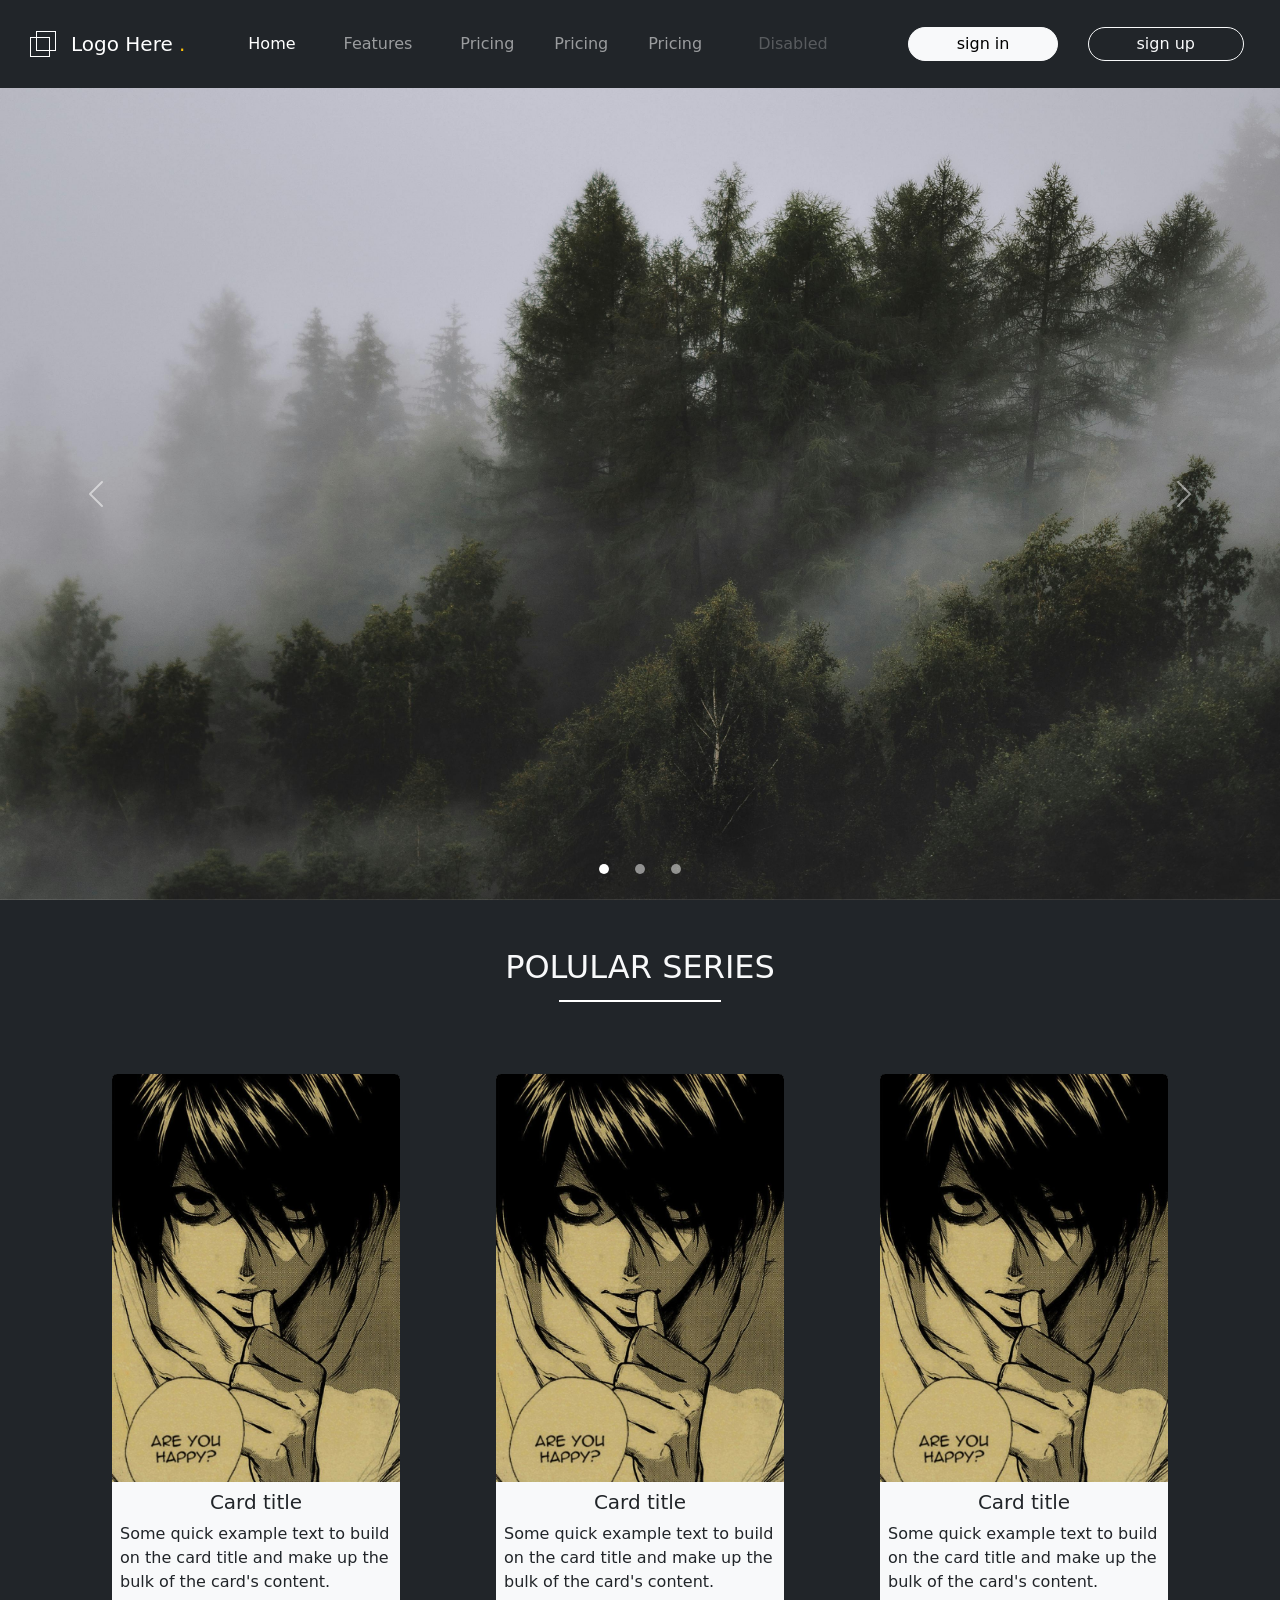
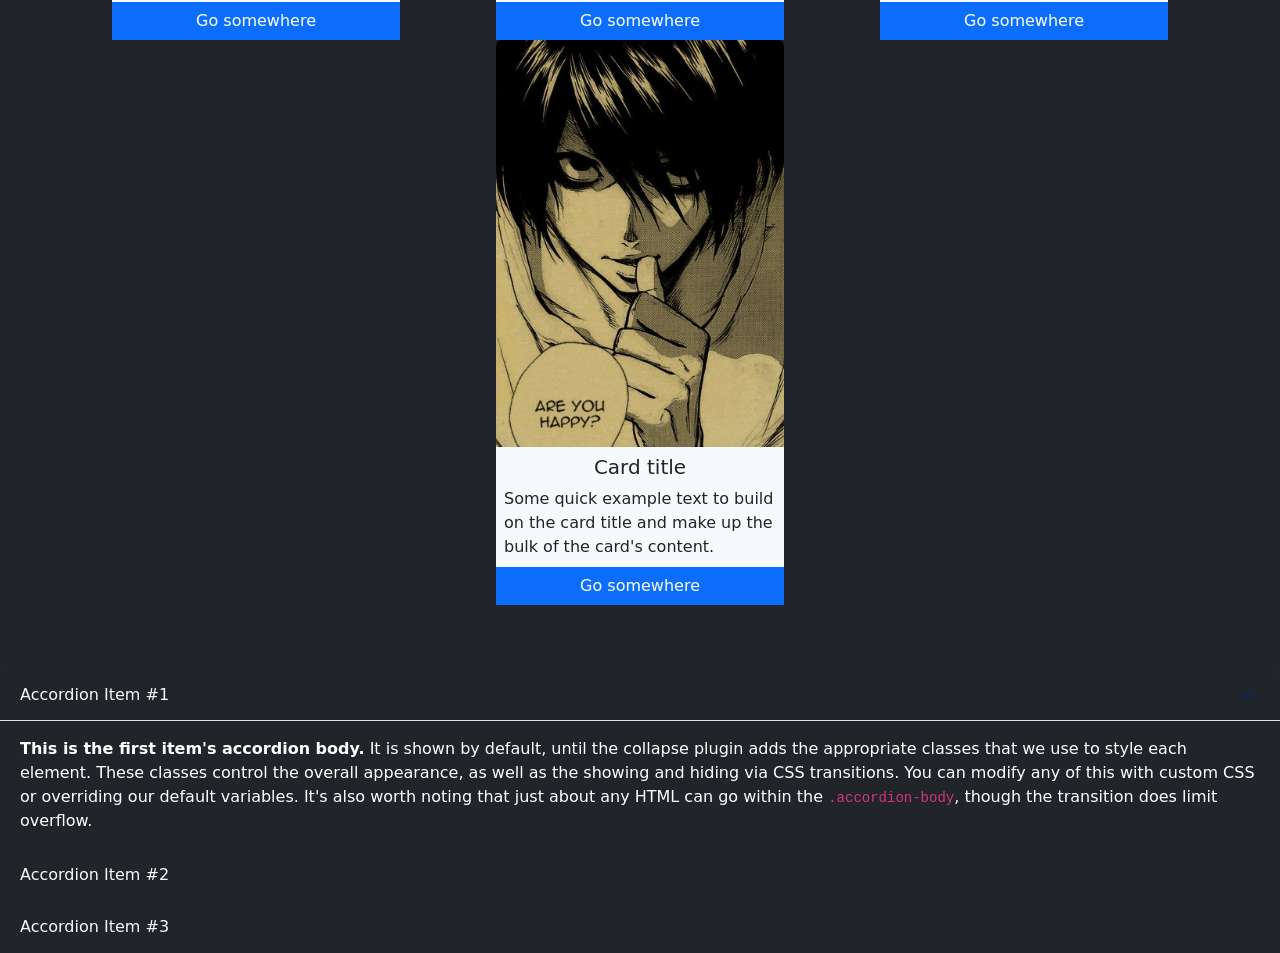
<file: bootstrap/index.html>
<!DOCTYPE html>
<html lang="en">
<head>
    <meta charset="UTF-8">
    <meta name="viewport" content="width=device-width, initial-scale=1.0">
    <title>Document</title>
    <!-- bootstrap -->
    <link href="https://cdn.jsdelivr.net/npm/bootstrap@5.3.3/dist/css/bootstrap.min.css" rel="stylesheet" integrity="sha384-QWTKZyjpPEjISv5WaRU9OFeRpok6YctnYmDr5pNlyT2bRjXh0JMhjY6hW+ALEwIH" crossorigin="anonymous">
     <!-- / -->
    <!-- css -->
    <link rel="stylesheet" href="/bootstrap/style.css">
     <!-- / -->
</head>
<body>
    <div class="container-fluid m-0 p-0">
        <header>
            <nav class="navbar navbar-expand-lg bg-dark p-4" data-bs-theme="dark">
                <div class="container-fluid">
                  <a class="navbar-brand logo" href="#"><span class="cube"></span>logo here <span class="text-warning">.</span></a>
                  <button class="navbar-toggler" type="button" data-bs-toggle="collapse" data-bs-target="#navbarNav" aria-controls="navbarNav" aria-expanded="false" aria-label="Toggle navigation">
                    <span class="navbar-toggler-icon"></span>
                  </button>
                  <div class="collapse navbar-collapse justify-content-end" id="navbarNav">
                    <ul class="navbar-nav">
                      <li class="nav-item px-3">
                        <a class="nav-link active" aria-current="page" href="#">Home</a>
                      </li>
                      <li class="nav-item px-3">
                        <a class="nav-link" href="#">Features</a>
                      </li>
                      <li class="nav-item px-3">
                        <a class="nav-link" href="#">Pricing</a>
                      </li>
                      <li class="nav-item">
                        <a class="nav-link px-3" href="#">Pricing</a>
                      </li>
                      <li class="nav-item px-3">
                        <a class="nav-link" href="#">Pricing</a>
                      </li>
                      <li class="nav-item px-3">
                        <a class="nav-link disabled px-3" aria-disabled="true">Disabled</a>
                      </li>
                    </ul>
                    <div class="buttons ms-5">
                        <button type="button" class="btn btn-light px-5 py-1 rounded-pill me-4">sign in</button>
                        <button type="button" class="btn btn-outline-light px-5 py-1 rounded-pill">sign up</button>
                    </div>
                  </div>
                </div>
              </nav>
        </header>
        <main>
            <div id="carouselExampleIndicators" class="carousel slide">
                <div class="carousel-indicators slider-bullets">
                  <button type="button" data-bs-target="#carouselExampleIndicators" data-bs-slide-to="0" class="active" aria-current="true" aria-label="Slide 1"></button>
                  <button type="button" data-bs-target="#carouselExampleIndicators" data-bs-slide-to="1" aria-label="Slide 2"></button>
                  <button type="button" data-bs-target="#carouselExampleIndicators" data-bs-slide-to="2" aria-label="Slide 3"></button>
                </div>
                <div class="carousel-inner slider-imgs">
                  <div class="carousel-item active">
                    <img src="../imgs/img2.jpg" class="d-block w-100" alt="...">
                  </div>
                  <div class="carousel-item">
                    <img src="../imgs/img2.jpg" class="d-block w-100" alt="...">
                  </div>
                  <div class="carousel-item">
                    <img src="../imgs/img2.jpg" class="d-block w-100" alt="...">
                  </div>
                </div>
                <button class="carousel-control-prev" type="button" data-bs-target="#carouselExampleIndicators" data-bs-slide="prev">
                  <span class="carousel-control-prev-icon" aria-hidden="true"></span>
                  <span class="visually-hidden">Previous</span>
                </button>
                <button class="carousel-control-next" type="button" data-bs-target="#carouselExampleIndicators" data-bs-slide="next">
                  <span class="carousel-control-next-icon" aria-hidden="true"></span>
                  <span class="visually-hidden">Next</span>
                </button>
            </div>
            <div class="container-fluid bg-dark pb-5">
                <div class="row pageTwo-header py-5">
                    <div class="col d-flex justify-content-center">
                        <h2 class="text-light text-center pb-3">
                            POLULAR SERIES 
                        </h2>                       
                    </div>
                </div>
                <div class="row  justify-content-center py-3 ">
                  <div class="card col-xl-2 bg-light border-0 p-0 mx-5" style="width: 18rem;">
                    <img src="/imgs/img1.jpg" class="card-img-top" alt="...">
                    <div class="card-body m-0 p-0 d-flex flex-column justify-content-between align-items-center">
                      <div class="text  d-flex flex-column justify-content-between align-items-center p-2">
                          <h5 class="card-title ">Card title</h5>
                          <p class="card-text">Some quick example text to build on the card title and make up the bulk of the card's content.</p>                            
                      </div>
                      <a href="#" class="btn btn-primary w-100 rounded-0">Go somewhere</a>
                    </div>
                </div>
                <div class="card col-xl-2 bg-light border-0 p-0 mx-5" style="width: 18rem;">
                  <img src="/imgs/img1.jpg" class="card-img-top" alt="...">
                  <div class="card-body m-0 p-0 d-flex flex-column justify-content-between align-items-center">
                    <div class="text  d-flex flex-column justify-content-between align-items-center p-2">
                        <h5 class="card-title ">Card title</h5>
                        <p class="card-text">Some quick example text to build on the card title and make up the bulk of the card's content.</p>                            
                    </div>
                    <a href="#" class="btn btn-primary w-100 rounded-0">Go somewhere</a>
                  </div>
                </div>
                  <div class="card col-xl-2 bg-light border-0 p-0 mx-5" style="width: 18rem;">
                    <img src="/imgs/img1.jpg" class="card-img-top" alt="...">
                    <div class="card-body m-0 p-0 d-flex flex-column justify-content-between align-items-center">
                      <div class="text  d-flex flex-column justify-content-between align-items-center p-2">
                          <h5 class="card-title ">Card title</h5>
                          <p class="card-text">Some quick example text to build on the card title and make up the bulk of the card's content.</p>                            
                      </div>
                      <a href="#" class="btn btn-primary w-100 rounded-0">Go somewhere</a>
                    </div>
                  </div>
                    <div class="card col-xl-2 bg-light border-0 p-0 mx-5" style="width: 18rem;">
                        <img src="/imgs/img1.jpg" class="card-img-top" alt="...">
                        <div class="card-body m-0 p-0 d-flex flex-column justify-content-between align-items-center">
                          <div class="text  d-flex flex-column justify-content-between align-items-center p-2">
                              <h5 class="card-title ">Card title</h5>
                              <p class="card-text">Some quick example text to build on the card title and make up the bulk of the card's content.</p>                            
                          </div>
                          <a href="#" class="btn btn-primary w-100 rounded-0">Go somewhere</a>
                        </div>
                    </div>
                </div>                
            </div>
            <div class="accordion bg-dark" id="accordionExample">
              <div class="accordion-item bg-dark text-white border-0">
                <h2 class="accordion-header">
                  <button class="accordion-button bg-dark text-light" type="button" data-bs-toggle="collapse" data-bs-target="#collapseOne" aria-expanded="true" aria-controls="collapseOne">
                    Accordion Item #1
                  </button>
                </h2>
                <div id="collapseOne" class="accordion-collapse collapse show" data-bs-parent="#accordionExample">
                  <div class="accordion-body">
                    <strong>This is the first item's accordion body.</strong> It is shown by default, until the collapse plugin adds the appropriate classes that we use to style each element. These classes control the overall appearance, as well as the showing and hiding via CSS transitions. You can modify any of this with custom CSS or overriding our default variables. It's also worth noting that just about any HTML can go within the <code>.accordion-body</code>, though the transition does limit overflow.
                  </div>
                </div>
              </div>
              <div class="accordion-item bg-dark text-white border-0">
                <h2 class="accordion-header">
                  <button class="accordion-button collapsed bg-dark text-light" type="button" data-bs-toggle="collapse" data-bs-target="#collapseTwo" aria-expanded="false" aria-controls="collapseTwo">
                    Accordion Item #2
                  </button>
                </h2>
                <div id="collapseTwo" class="accordion-collapse collapse" data-bs-parent="#accordionExample">
                  <div class="accordion-body">
                    <strong>This is the second item's accordion body.</strong> It is hidden by default, until the collapse plugin adds the appropriate classes that we use to style each element. These classes control the overall appearance, as well as the showing and hiding via CSS transitions. You can modify any of this with custom CSS or overriding our default variables. It's also worth noting that just about any HTML can go within the <code>.accordion-body</code>, though the transition does limit overflow.
                  </div>
                </div>
              </div>
              <div class="accordion-item bg-dark text-white border-0">
                <h2 class="accordion-header">
                  <button class="accordion-button collapsed bg-dark text-light" type="button" data-bs-toggle="collapse" data-bs-target="#collapseThree" aria-expanded="false" aria-controls="collapseThree">
                    Accordion Item #3
                  </button>
                </h2>
                <div id="collapseThree" class="accordion-collapse collapse" data-bs-parent="#accordionExample">
                  <div class="accordion-body">
                    <strong>This is the third item's accordion body.</strong> It is hidden by default, until the collapse plugin adds the appropriate classes that we use to style each element. These classes control the overall appearance, as well as the showing and hiding via CSS transitions. You can modify any of this with custom CSS or overriding our default variables. It's also worth noting that just about any HTML can go within the <code>.accordion-body</code>, though the transition does limit overflow.
                  </div>
                </div>
              </div>
            </div>
        </main>
    </div>
</body>
<!-- bootstrap -->
<script src="https://cdn.jsdelivr.net/npm/bootstrap@5.3.3/dist/js/bootstrap.bundle.min.js" integrity="sha384-YvpcrYf0tY3lHB60NNkmXc5s9fDVZLESaAA55NDzOxhy9GkcIdslK1eN7N6jIeHz" crossorigin="anonymous"></script> 
<!-- / -->
</html>
</file>
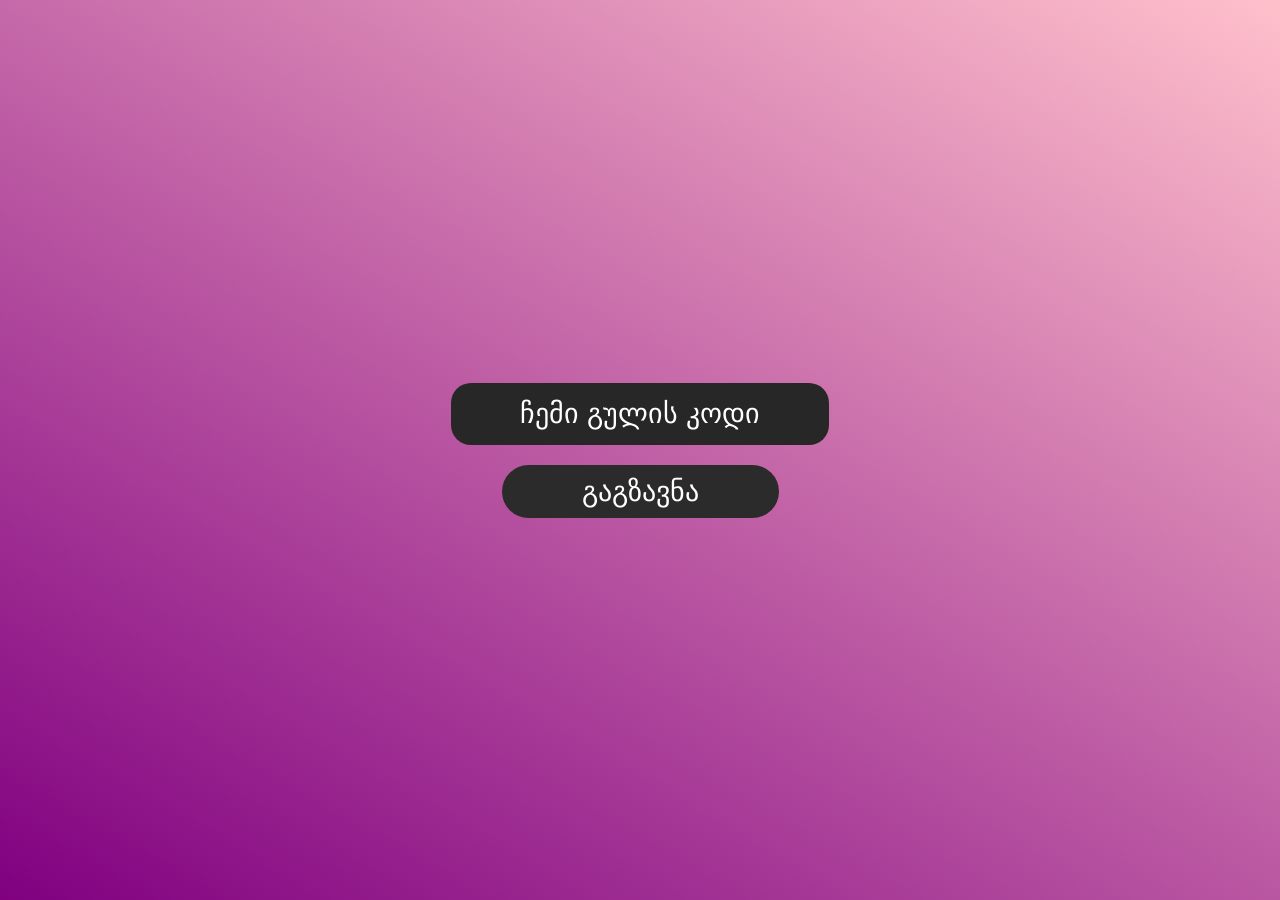
<file: nodejs/index.html>
<!DOCTYPE html>
<html lang="en">
<head>
    <meta charset="UTF-8">
    <meta name="viewport" content="width=device-width, initial-scale=1.0">
    <title>Document</title>
    <style>
        *{
            padding: 0;
            margin: 0;
        }
        body{
            display: flex;
            justify-content: center;
            align-items: center;
            flex-direction: column;
            height: 100vh;
            background-image: linear-gradient(30deg, purple, pink);
        }
        form{
            display: flex;
            flex-direction: column;
            align-items: center;
            gap: 20px;
            input{
                background-color: rgb(39, 39, 39);
                border: none;
                font-size: 28px;
                padding: 15px 10px;
                border-radius: 20px;
                color: white;
                text-align: center;
            }
            button{
                width: fit-content;
                font-size: 28px;
                background-color: rgb(43, 43, 43);
                color: white;
                border: none;
                border-radius: 50px;
                padding: 10px 80px;
                cursor: pointer;
            }
        }
        input::placeholder{
            color: white;
        }
    </style>
</head>
<body>
    <form action="">
        <input type="text" placeholder="ჩემი გულის კოდი" id="code">
        <button id="click">გაგზავნა</button>
    </form>



    <script>
        let code = document.getElementById("code")
        document.getElementById("click").addEventListener("click", ()=>{
            if(code.value == "081" || code.value == "765"){
                window.open("news.html")
            }else if(code.value == ""){
                alert("დაწერე რამე რაიყო")
            }else{
                alert("დაგავიწყდა ნაგავო")
            }
        })
        
    </script>
</body>
</html>
</file>
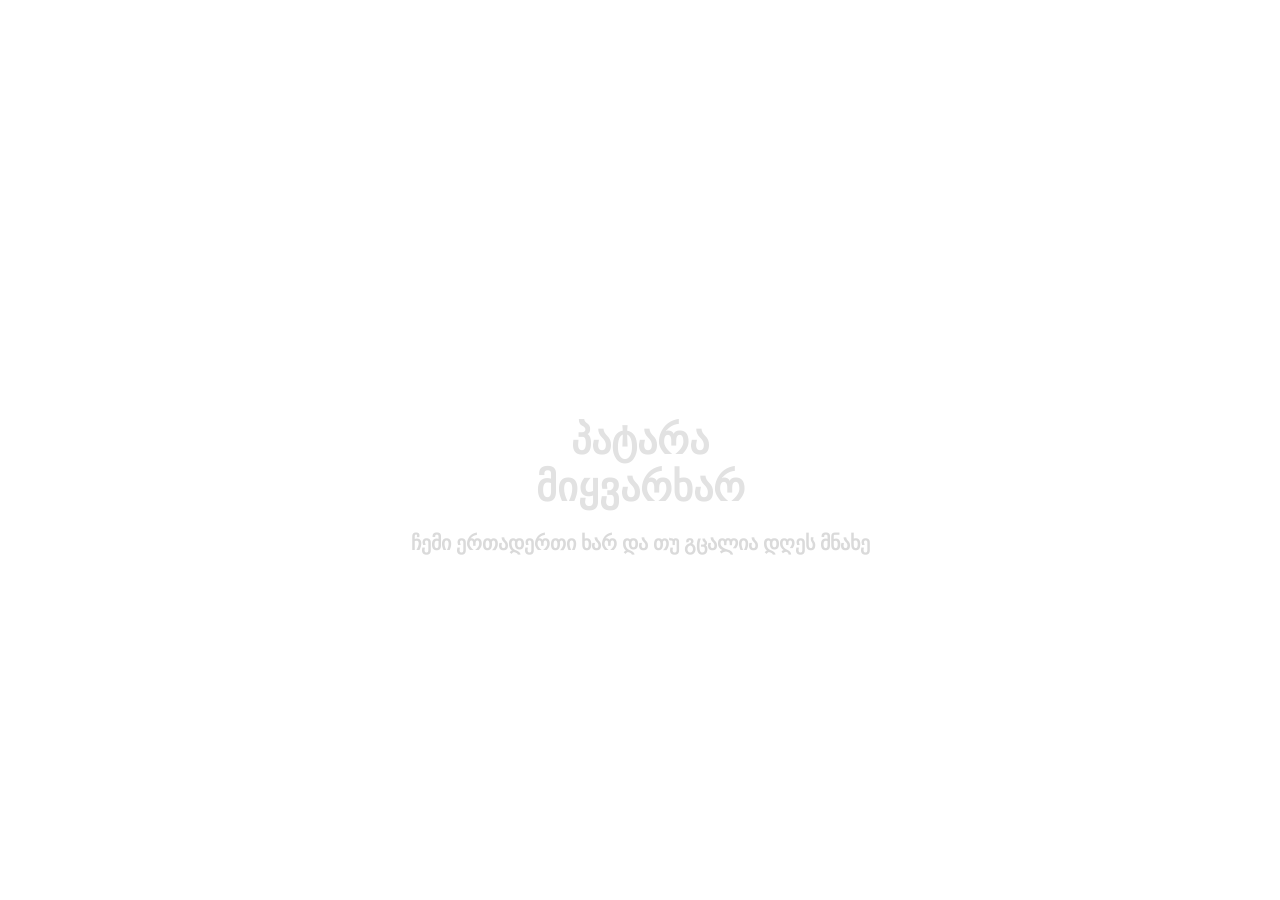
<file: nodejs/news.html>
<!DOCTYPE html>
<html lang="en">
<head>
    <meta charset="UTF-8">
    <meta name="viewport" content="width=device-width, initial-scale=1.0">
    <title>Document</title>
    <style>
        *{
            padding: 0;
            margin: 0;
        }
        body{
            background-image: url(/imgs/muxa2.mp4);
            display: flex;
            justify-content: center;
            align-items: center;
            flex-direction: column;
            height: 100vh;
        }
        h1{
            font-size: 60px;
            letter-spacing: 20px;
            color: white;
        }
        h2{
            font-size: 40px;
            color: rgb(226, 226, 226);
        }
        h3{
            font-size: 20px;
            padding-top: 20px;
            text-align: center;
            color: rgb(218, 218, 218);
        }
        video{
            width: 100%;
            height: 100vh;
            position: absolute;
            object-fit: cover;
            top: 0;
            z-index: -1;
        }
    </style>
</head>
<body>
    <video autoplay loop muted>
        <source src="../imgs/muxa2.mp4"  >
    </video>
    <audio src="../imgs/muxa.mp3" autoplay loop id="myVideo"></audio>
    <h1>ბოდიში</h1>
    <h2>პატარა</h2>
    <h2>მიყვარხარ</h2>
    <h3>ჩემი ერთადერთი ხარ და თუ გცალია დღეს მნახე</h3>
    <script >
        var vid = document.getElementById("myVideo");
        vid.volume = 0.5;
    </script>
</body>
</html>
</file>
<file: bootstrap/style.css>
* {
  font-family: system-ui, -apple-system, BlinkMacSystemFont, "Segoe UI", Roboto, Oxygen, Ubuntu, Cantarell, "Open Sans", "Helvetica Neue", sans-serif;
}

.logo {
  text-transform: capitalize;
}

.cube {
  display: inline-flex;
  width: 20px;
  height: 20px;
  border: 1px solid white;
  position: relative;
  margin-right: 15px;
}

.cube::after {
  content: "";
  display: inline-flex;
  width: 20px;
  height: 20px;
  border: 1px solid white;
  position: absolute;
  top: 5px;
  right: 5px;
}

main .slider-imgs {
  height: calc(100vh - 88px);
}
main .slider-imgs img {
  height: calc(100vh - 88px);
  -o-object-fit: cover;
     object-fit: cover;
}
main .slider-bullets {
  display: flex;
  gap: 20px;
}
main .slider-bullets button {
  width: 10px !important;
  height: 10px !important;
  border-radius: 50%;
}
main .pageTwo-header h2 {
  position: relative;
  width: -moz-fit-content;
  width: fit-content;
}
main .pageTwo-header h2::after {
  content: "";
  width: 60%;
  height: 2px;
  background-color: white;
  position: absolute;
  bottom: 0;
  margin-left: auto;
  margin-right: auto;
  left: 0;
  right: 0;
}/*# sourceMappingURL=style.css.map */
</file>
